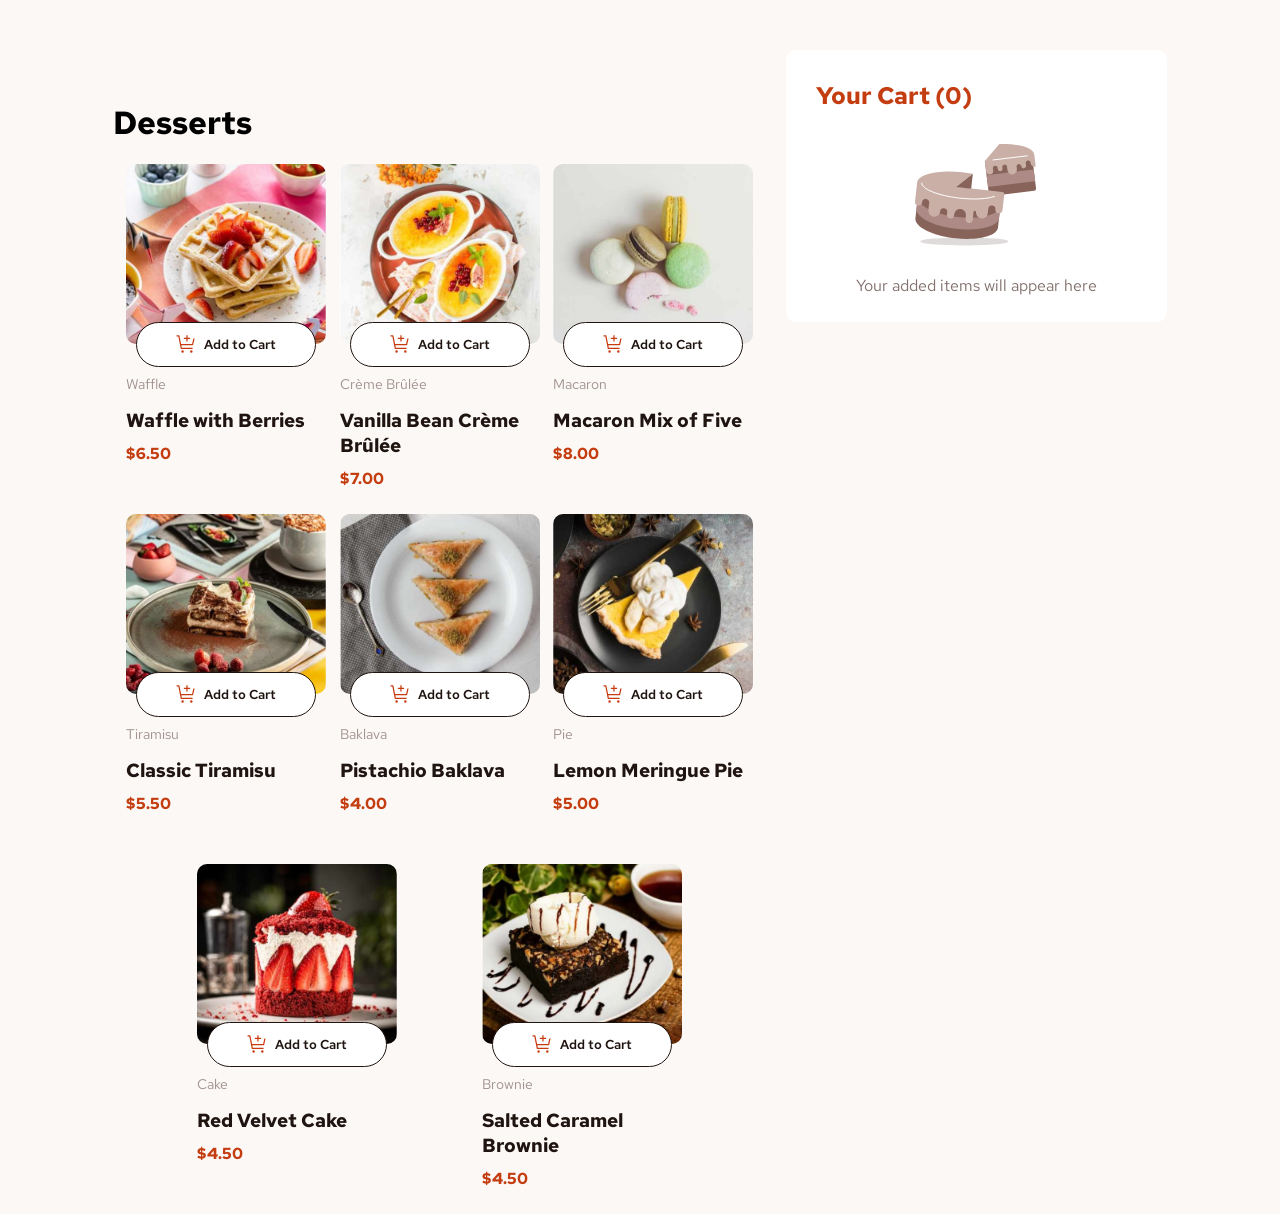
<file: Desserts/index.html>
<!DOCTYPE html>
<html lang="en">

<head>
  <meta charset="UTF-8">
  <meta name="viewport" content="width=device-width, initial-scale=1.0">
  <!-- displays site properly based on user's device -->

  <link rel="icon" type="image/png" sizes="32x32" href="./assets/images/favicon-32x32.png">
  <link rel="stylesheet" href="css/main.css">

  <title>Frontend Mentor | Product list with cart</title>
</head>

<body>

  <div class="container">
    <!-- start left side -->
    <div class="left-side">
      <div class="title">
        <h1>Desserts</h1>
      </div>
      <div class="cards">
      </div>
    </div>
    <!-- end left side -->
    <!-- start right side -->
    <div class="right-side">
      <div class="right-title">
        <h2>Your Cart (<span class="item-qtty"></span>)</h2>
      </div>
      <div class="cart-items">
      </div>
      <div class="sub-items">
        <div class="cart-total">
          <p class="order-total">Order Total</p>
          <h2 class="total"></h2>
        </div>
        <div class="carbon">
          <img src="assets/images/icon-carbon-neutral.svg" alt="">
          <p>This is a <b>carbon-neutral</b> delivary</p>
        </div>
        <div class="right-button">
          <button>Confirm Order</button>
        </div>
        
        

        <div class="empty">
          <img src="assets/images/illustration-empty-cart.svg" alt="">
          <p class="emptyp">Your added items will appear here</p>
        </div>
      </div>
    </div>
    <!-- end right side -->
  </div>

  <!-- Confirm Message -->
  <div class="confirm-message-bg">
    <div class="container-confirm">
      <div class="confirm-title">
        <img src="assets/images/icon-order-confirmed.svg" alt="">
        <h1>Order Confirmed</h1>
        <p>We hope you enjoy your food!</p>
      </div>
      <div class="confirm-items">
        <!-- items will be here! -->
      </div>
      
      <div class="confirm-total">
        <p class="order-total">Order Total</p>
        <h2 class="total" id="confirm-total"></h2>
      </div>
      <div class="right-button">
        <button onclick="hideConfirm()">Start New Order</button>
      </div>
    </div>
  </div> 

  <!-- Confirm Message -->
  <script src="main.js"></script>
</body>

</html>
</file>
<file: Desserts/css/main.css>
@import url('https://fonts.googleapis.com/css2?family=Open+Sans:ital,wght@0,300..800;1,300..800&family=Red+Hat+Text:ital,wght@0,300..700;1,300..700&family=Work+Sans:ital,wght@0,100..900;1,100..900&display=swap');

:root {
    --main-color: #c43d10;
    --main-txt-color: #1f1410;
}

body {
    padding: 0;
    margin: 0;
    background-color: #fcf8f5;
}

* {
    font-family: 'Red Hat Text', sans-serif;
    box-sizing: border-box;
    -webkit-box-sizing: border-box;
}

.container {
    width: 1400px;
    display: flex;
    justify-content: center;
    gap: 20px;
    margin-top: 50px;
    margin-left: auto;
    margin-right: auto;
}

@media (min-width: 768px) {
    .container {
        width: 90%;
    }
}
@media (min-width: 992px) {
    .container {
        width: 100%;
    }
}
@media (min-width: 1200px) {
    .container {
        /* width: 100%; */
        width: min(1500px, 85%);
    }
}

@media (max-width: 991px) {
    .container {
        flex-direction: column;
        width: 90%;
    }
}
/* start left side */
.left-side {
    width: 60%;
    margin-top: 30px;
}

@media (max-width: 991px) {
    .left-side {
        width: 100%;
    }
}
@media (max-width: 767px) {
    .left-side {
        width: 100%;
    }
}
.left-side .title h1 {
    margin-bottom: 20px;
}

.left-side .cards {
    width: 100%;
    display: flex;
    flex-direction: row;
    justify-content: space-evenly;
    align-items: center;
    flex-wrap: wrap;
}

.left-side .cards .card {
    width: 200px;
    height: 300px;
    border-radius: 10px;
    margin-bottom: 50px;
    position: relative;
}

@media (max-width: 1200px) {
    .left-side .cards .card {
        width: 220px;
        height: 310px;
    }
}
@media (max-width: 1180px) {
    .left-side .cards .card {
        width: 180px;
        height: 270px;
    }
}

@media (max-width: 800px) {
    .left-side .cards .card {
        width: 150px;
        height: 240px;
    }
}
@media (max-width: 767px) {
    .left-side .cards .card {
        width: 180px;
        height: 280px;
    }
}

@media (max-width: 435px) {
    .left-side .cards .card {
        width: 100%;
        height: 280px;
    }
}
.left-side .cards .add-to-cart {
    position: absolute;
    width: 180px;
    height: 45px;
    background-color: #fff;
    border: 1px solid var(--main-txt-color);
    border-radius: calc(45px / 2);
    top: calc(60% - (45px / 2));
    left: 50%;
    transform: translateX(-50%);
    display: flex;
    justify-content: center;
    align-items: center;
    font-weight: 600;
    cursor: pointer;
    transition: 0.3s;
    user-select: none;
}
@media (max-width: 991px) {
    .left-side .cards .add-to-cart {
        width: 130px;
        height: 40px;
    }
}
.left-side .cards .add-to-cart:hover {
    border-color: var(--main-color);
    color: var(--main-color);
}
.left-side .cards .add-to-cart img {
    margin-right: 7px;
}
.left-side .cards .add-to-cart .add-to-cart-txt {
    color: var(--main-txt-color);
    font-weight: 600;
}
.left-side .cards .card .card-img {
    width: 100%;
    height: 60%;
    background-color: #444;
    border-radius: 10px;
    background-position: center;
    background-size: cover;
}

.left-side .cards .card .card-txt .small-txt {
    color: #9f9190;
    font-size: 0.9rem;
    margin-top: 30px;
}

.left-side .cards .card .card-txt .card-name {
    margin: 0;
    color: var(--main-txt-color);
}

.left-side .cards .card .card-txt .price {
    color: var(--main-color);
    margin-top: 10px;
    font-weight: 800;
}

/* end left side */
/* start right side */
.right-side {
    width: 35%;
    height: fit-content;
    background-color: #fff;
    padding: 10px 30px;
    border-radius: 10px;
}

@media (max-width: 991px) {
    .right-side {
        margin: 0 auto;
        width: 50%;
    }
}

@media (max-width: 767px) {
    .right-side {
        width: 100%;
    }
}
.right-side .right-title h2 {
    color: var(--main-color);
}

.right-side .cart-items {
    width: 100%;
}

.right-side .cart-items .cart-item {
    margin-bottom: 25px;
    border-bottom: 1px solid #f5f5f5;
}

.right-side .cart-items .cart-item .cart-item-title {
    font-weight: 600;
    margin-bottom: 0;
}

.right-side .cart-items .cart-item .cart-sub-info {
    display: flex;
    align-items: center;
    position: relative;
    margin-top: -5px;
    margin-bottom: 10px;
}

.right-side .cart-items .cart-item .cart-sub-info .item-number {
    color: var(--main-color);
    font-weight: 700;
    margin-right: 25px;
    margin-bottom: 0;
}

.right-side .cart-items .cart-item .cart-sub-info .item-price {
    color: #918d8c;
    margin-right: 15px;
    margin-bottom: 0;
}

.right-side .cart-items .cart-item .cart-sub-info .item-total-price {
    color: #827a77;
    margin-bottom: 0;

}

.right-side .cart-items .cart-item .cart-sub-info img {
    position: absolute;
    right: 0;
    cursor: pointer;
    transition: 0.3s;
}
.right-side .cart-items .cart-item .cart-sub-info img:hover {
    filter: contrast(0);
    transform: scale(1.1)
}
.cart-total,
.confirm-total {
    display: flex;
    justify-content: space-between;
    align-items: center;
}
.right-side .sub-items .carbon {
    background-color: #fcf8f5;
    display: flex;
    justify-content: center;
    align-items: center;
    margin: 5px 0px;
    border-radius: 8px;
}
.right-side .sub-items .carbon img {
    margin-right: 5px;
}
.right-button {
    margin-top: 35px;
    width: 100%;
    display: flex;
    justify-content: center;
}
.right-button button {
    background-color: var(--main-color);
    width: 100%;
    border: none;
    border-radius: 30px;
    color: #fff;
    padding: 1rem;
    font-size: 1.1rem;
    margin-bottom: 20px;
}
.right-button button:hover {
    background-color: #952c0c;
    cursor: pointer;
}
.right-side .sub-items .empty {
    display: flex;
    justify-content: center;
    align-items: center;
    flex-direction: column;
}
.right-side .sub-items .empty .emptyp {
    color: #82706c;
}
/* end right side */
/* start order confirmed */
.confirm-message-bg {
    background-color: rgba(0, 0, 0, 0.5);
    width: 100vw;
    height: 100vh;
    position: fixed;
    z-index: 1000;
    top: 0;
}
.confirm-message-bg .container-confirm {
    background-color: #fff;
    max-width: 800px;
    height: fit-content;
    border-radius: 10px;
    padding: 0;
    margin: auto;
    position: relative;
    top: 50%;
    transform: translateY(-50%);
    padding: 40px;
    opacity: 1;
    transition: 0.5s;
    animation: fade-in 0.3s ease-in;
}

@media (max-width: 992px) {
    .confirm-message-bg .container-confirm {
        width: 90%;
    }
}
.confirm-message-bg .container-confirm .confirm-title h1,
.confirm-message-bg .container-confirm .confirm-title p {
    margin-bottom: 0;
}
.confirm-message-bg .container-confirm .confirm-title p {
    margin-top: 10px;
    color: #82706c;
}

@media (max-width: 767px) {
    .confirm-message-bg .container-confirm .confirm-title h1 {
        font-size: 1.6rem;
    }
    .confirm-message-bg .container-confirm .confirm-title p {
        font-size: 1rem;
    }
}
.confirm-message-bg .container-confirm .confirm-items {
    width: 100%;
    background-color: #fcf8f5;
    border-radius: 10px;
    margin-top: 20px;
    padding-bottom: 20px;
}
.confirm-message-bg .container-confirm .confirm-items .confirm-item {
    display: flex;
    gap: 20px;
    align-items: center;
    margin: 0 20px;
    padding: 20px 0;
    width: calc(100% - 40px);
    border-bottom: 1px solid #ccc;
}
.confirm-message-bg .container-confirm .confirm-items .confirm-item img {
    width: 80px;
    border-radius: 5px;
}
.confirm-message-bg .container-confirm .confirm-items .confirm-item h3 {
    margin: 0;
}
.confirm-message-bg .container-confirm .confirm-items .confirm-item p {
    margin: 0;
}
@media (max-width: 767px) {
    .confirm-message-bg .container-confirm .confirm-items .confirm-item h3 {
        font-size: 1.1rem;
    }
    .confirm-message-bg .container-confirm .confirm-items .confirm-item p {
        font-size: 1rem;
    }
}
.confirm-message-bg .container-confirm .confirm-items .confirm-item .item-txt {
    width: 100%;
}
.confirm-message-bg .container-confirm .confirm-items .confirm-item .item-sub-txt {
    display: flex;
    margin-top: 10px;
    justify-content: space-between;
    align-items: center;
}
.confirm-message-bg .container-confirm .confirm-items .confirm-item .item-sub-txt .item-qty {
    color: var(--main-color);
    font-weight: 700;
}
.confirm-message-bg .container-confirm .confirm-items .confirm-item .item-sub-txt .item-price {
    color: #82706c;
}

@media (max-width: 767px) {
    .confirm-message-bg .container-confirm .confirm-items .confirm-item .item-sub-txt .item-qty,
    .confirm-message-bg .container-confirm .confirm-items .confirm-item .item-sub-txt .item-price,
    .confirm-message-bg .container-confirm .confirm-items .confirm-item .item-sub-txt .item-total {
        font-size: 1rem;
    }
}
.confirm-message-bg .container-confirm .confirm-items .confirm-item .item-sub-txt > div:has(.item-qty) {
    display: flex;
    gap: 20px;
}
.confirm-message-bg .container-confirm .confirm-items .confirm-item .item-sub-txt .item-total {
    margin: 0;
}
/* end order confirmed */

/* animation */
@keyframes fade-in {
    0% {
        opacity: 0;
        top: 45%;
    }
    100% {
        opacity: 1;
        top: 50%;
    }
}
</file>
